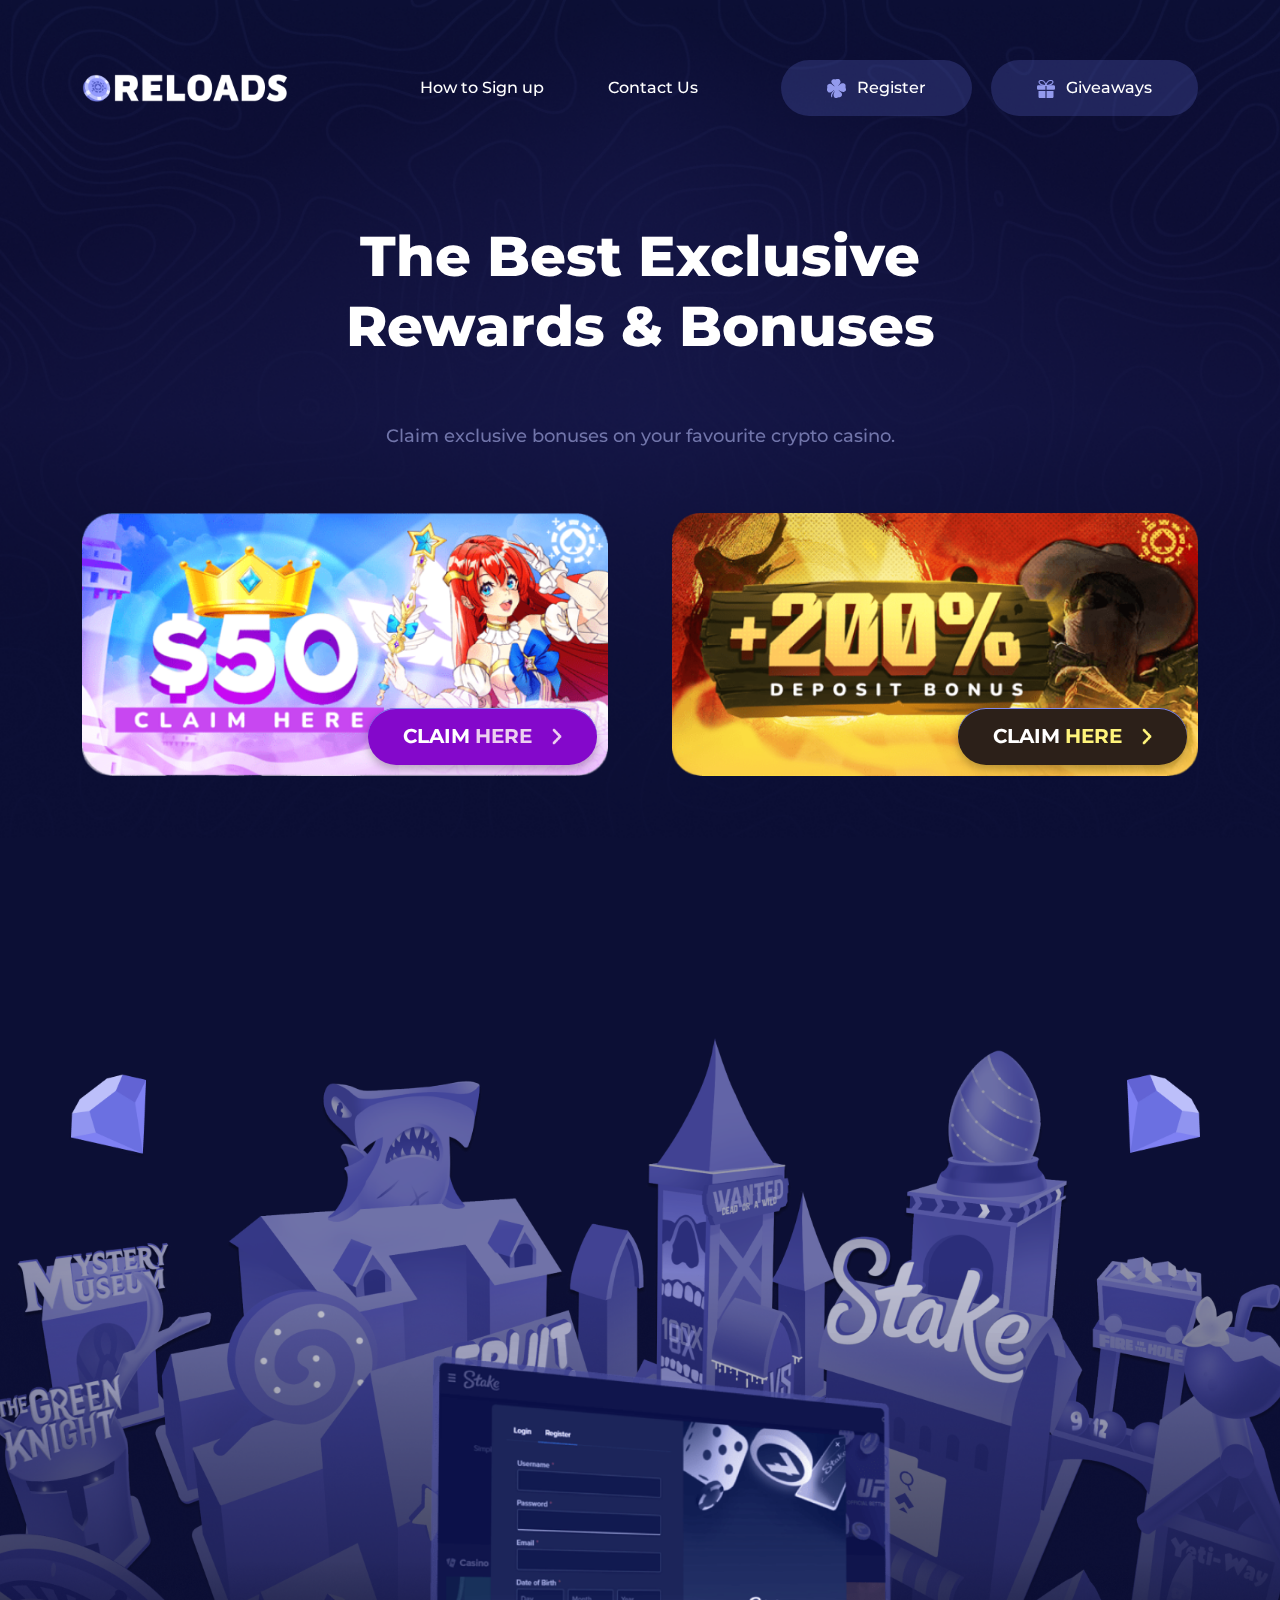
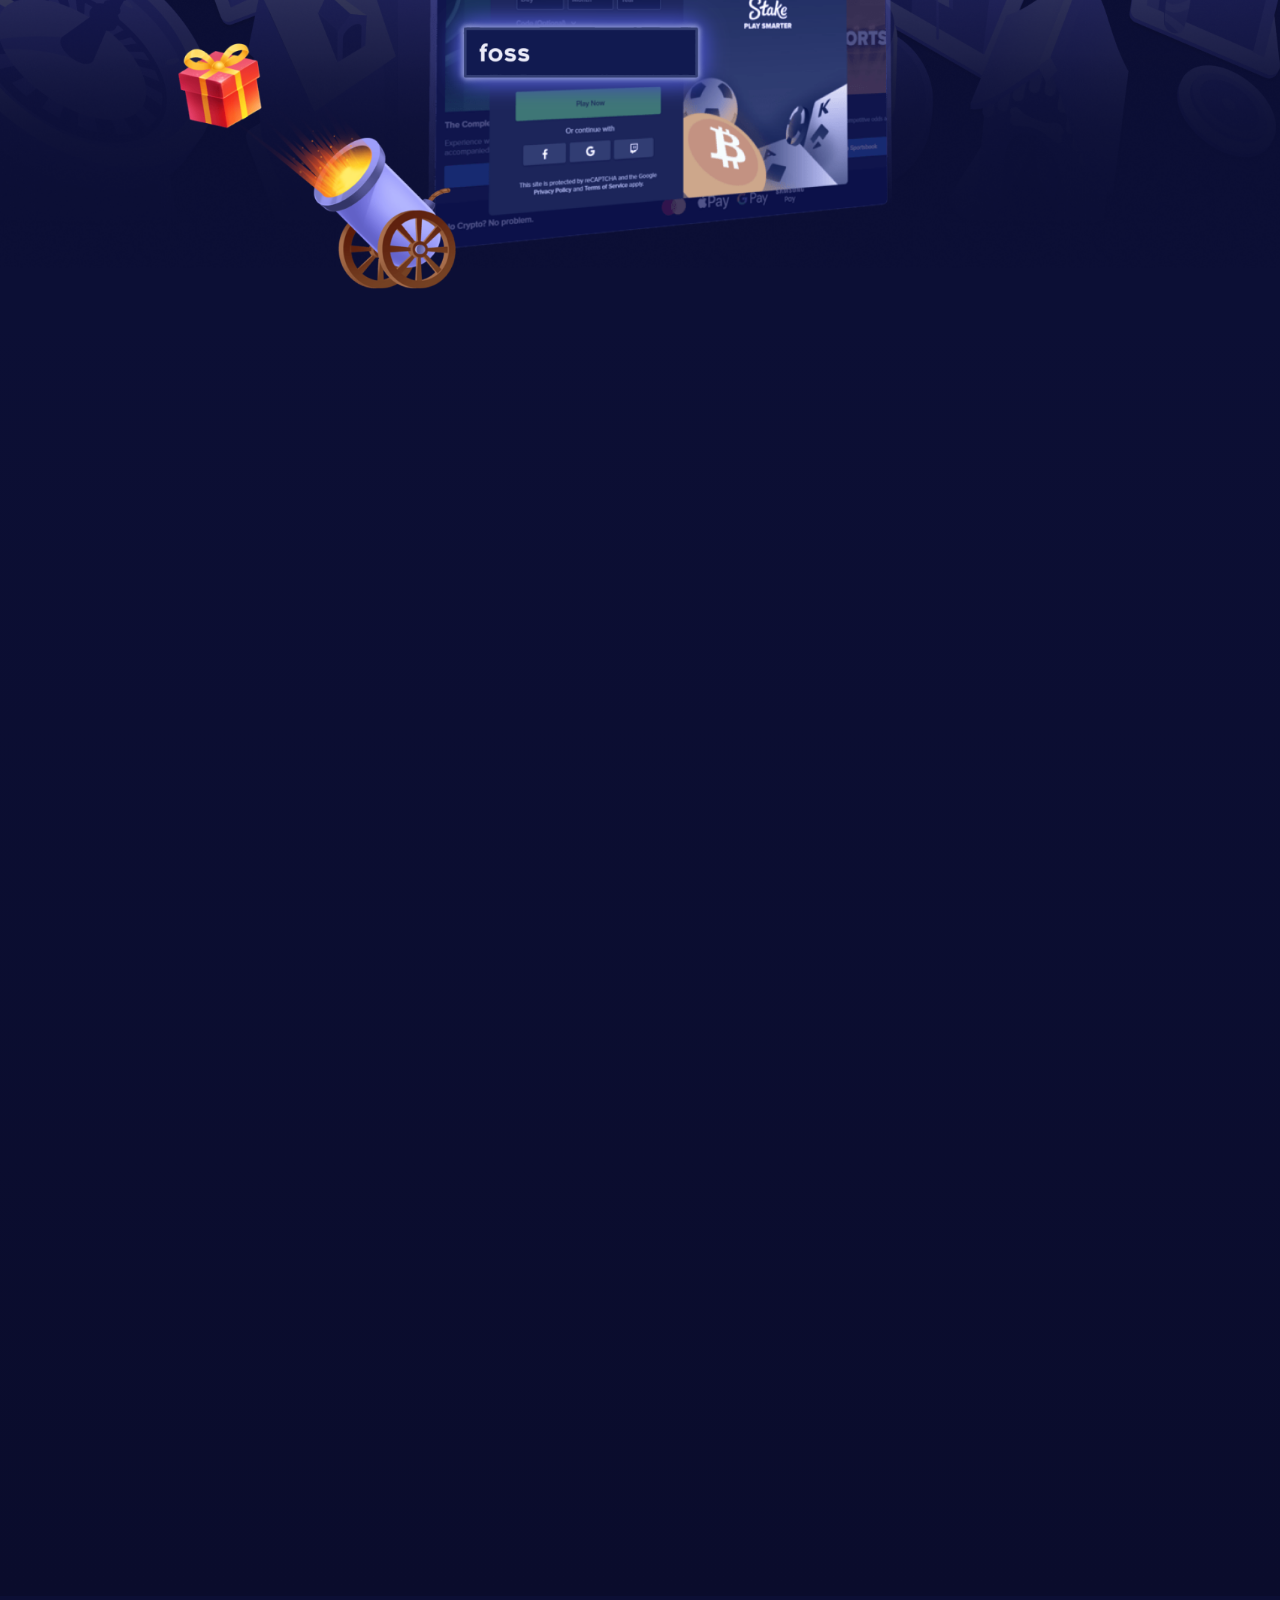
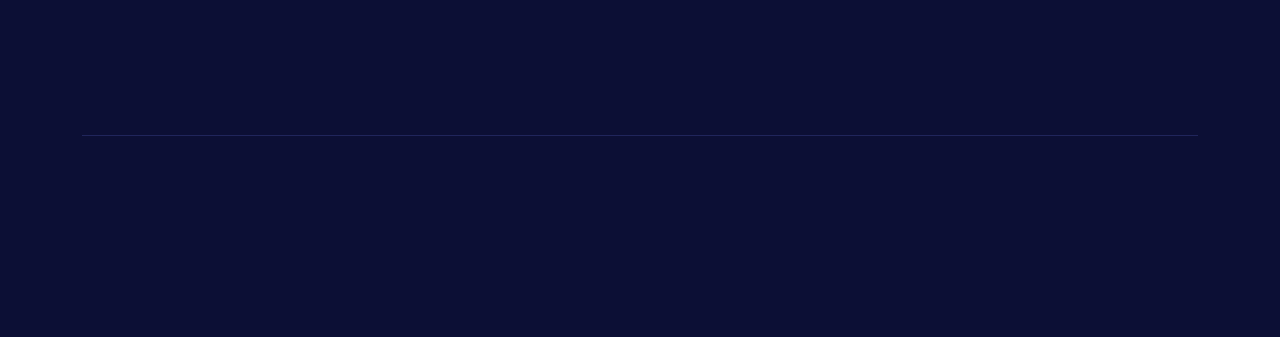
<file: index.html>
<!doctype html>
<html class="no-js" lang="es">

<head>
	<meta charset="utf-8">
	<meta http-equiv="x-ua-compatible" content="ie=edge">
	<title>Reloads HTML</title>
	<meta name="description" content="">
	<meta name="viewport" content="width=device-width, initial-scale=1, shrink-to-fit=no">
	<link href="assets/images/logo/favicon.png" rel="shortcut icon" type="image/x-icon">

	<!--stylesheet-->
	<!--bootstrap css-->
	<link rel="stylesheet" href="assets/css/bootstrap.min.css">
	<!--fontawesome css-->
	<link rel="stylesheet" href="https://cdnjs.cloudflare.com/ajax/libs/font-awesome/4.7.0/css/font-awesome.min.css">
	<!--jquery css-->
	<script src="assets/css/jquery-ui.min.css"></script>
	<!--carousel css-->
	<link rel="stylesheet" href="assets/css/owl.carousel.min.css">
	<link rel="stylesheet" href="assets/css/owl.theme.default.min.css">
	<!-- Aos Css  -->
	<link href="https://unpkg.com/aos@2.3.1/dist/aos.css" rel="stylesheet">
	<!-- Gogole Font  -->
	<link
		href="https://fonts.googleapis.com/css2?family=Montserrat:ital,wght@0,300;0,400;0,500;0,600;0,700;0,800;0,900;1,400;1,500;1,600;1,700;1,800;1,900&display=swap"
		rel="stylesheet">

	<!--style css-->
	<link rel="stylesheet" href="assets/css/style.css">
	<link rel="stylesheet" href="assets/css/responsive.css">

</head>

<body id="page-top">
	<!--==========================================
				Start Header area
	===========================================-->
	<header class="header_area">
		<div class="container">
			<div class="row" data-aos="fade-down">
				<div class="col-lg-3">
					<div class="logo">
						<a href="index.html"><img src="assets/images/logo/logo.png" alt="Logo"></a>
						<div class="m_icon">
							<a href="#" class="nav-icon"><i class="fa fa-bars"></i></a>
						</div>
					</div>
				</div>
				<div class="col-lg-9">
					<div class="mobile_menu canvas-menu">
						<a href="#" class="nav-icon"><span aria-hidden="true">×</span></a>
						<div class="memu">
							<ul>
								<li><a href="register.html">How to Sign up</a></li>
								<li><a href="contact.html">Contact Us</a></li>
								<li><a href="#"><span><img src="assets/images/icon/regester-icon.svg" alt="icon">
											Register</span></a></li>
								<li><a href="#"><span><img src="assets/images/icon/gift-icon.svg" alt="icon">
											Giveaways</span></a></li>
							</ul>
						</div>
					</div>

				</div>
			</div>
		</div>
	</header>
	<!--==========================================
				End Header area
	===========================================-->

	<!-- Hero Content  -->
	<section class="hero_section">
		<div class="container">
			<div class="row">
				<div class="col-12">
					<div class="title" data-aos="fade-up">
						<h1>The Best Exclusive Rewards & Bonuses</h1>
						<p>Claim exclusive bonuses on your favourite crypto casino.</p>
					</div>
				</div>
			</div>
			<div class="row image_row">
				<!-- Single Item  -->
				<div class="col-md-6">
					<div class="single_items" data-aos="fade-right">
						<div class="single_bg_image">
							<img src="assets/images/banner/claim-here.png" alt="Image">
						</div>
						<div class="single_bg_content">
							<div class="btn_s">
								<a href="#">CLAIM <span> HERE <img src="assets/images/icon/Vector-1.png"
											alt="icon"></span></a>
							</div>
						</div>
					</div>
				</div>
				<!-- Single Item  -->
				<!-- Single Item  -->
				<div class="col-md-6">
					<div class="single_items" data-aos="fade-left">
						<div class="single_bg_image">
							<img src="assets/images/banner/deposit-bonus.png" alt="Image">
						</div>
						<div class="single_bg_content">
							<div class="btn_s btn_s_2">
								<a href="#">CLAIM <span> HERE <img src="assets/images/icon/Vector-2.png"
											alt="icon"></span></a>
							</div>
						</div>
					</div>
				</div>
				<!-- Single Item  -->
			</div>
		</div>
	</section>
	<!-- Hero Content  -->

	<!-- registerhover Section  -->
	<section class="registerhover_section">
		<div class="container">
			<div class="row">
				<div class="col-md-12">
					<div class="single_items" data-aos="fade-up">
						<div class="single_bg_image ">
							<img src="assets/images/banner/rakeback.png" alt="Image">
						</div>
						<div class="single_bg_content single_bg_content_2">
							<div class="btn_s btn_s_3 ">
								<a href="#">CLAIM <span> HERE <img src="assets/images/icon/Vector-3.png"
											alt="icon"></span></a>
							</div>
						</div>
					</div>
				</div>
			</div>
			<div class="row">
				<div class="col-12">
					<div class="register_content" data-aos="fade-up">
						<h3>Register Today <br>Instantly</h3>
						<p>Sign Up using code “foss”, choose a bonus, complete the steps and enjoy your bonus!</p>
					</div>
				</div>
			</div>
		</div>
	</section>
	<!-- registerhover Section  -->

	<!-- Exclusive Bonuses -->
	<section class="exclusive">
		<div class="container">
			<div class="row">
				<div class="col-12">
					<div class="title_2 text-center" data-aos="fade-up">
						<img src="assets/images/icon/stake.png" alt="Logo">
						<h1>Exclusive Bonuses</h1>
						<p>Choose the bonus you would like to claim, complete the steps and enjoy your bonus!</p>
					</div>
				</div>
			</div>
			<div class="row">
				<div class="col-lg-4">
					<div class="single_items_priceing" data-aos="fade-right">
						<div class="p_image">
							<img src="assets/images/banner/diamond-min1.png" alt="Image">
						</div>
						<div class="p_content">
							<strong>200% </strong>
							<h5>Deposit Bonus</h5>
							<p>Complete the steps to receive your reward.</p>
						</div>
						<div class="bonus_btn">
							<a href="#">
								<div class="b_conent">
									<p>Claim Bonus</p>
								</div>
								<div class="b_icon">
									<img src="assets/images/icon/Arrow.png" alt="Arrow">
								</div>
							</a>
						</div>
						<div class="price_description">
							<ul>
								<li> Sign up under promo code “foss”.</li>
								<li> Deposit $200-$1,000.</li>
								<li> Contac t us on <img src="assets/images/icon/twitter.png" alt="Arrow"> Twitter.</li>
								<li> Ensure you are a legitimate account, Multi/Alt accounts are not eligible.</li>
								<li> Receive 200% bonus. <img src="assets/images/icon/Vector_what.png" alt="Arrow"></li>
							</ul>
						</div>
					</div>
				</div>
				<!-- Single item  -->

				<!-- Single item  -->
				<div class="col-lg-4">
					<div class="single_items_priceing" data-aos="fade-up">
						<div class="p_image">
							<img src="assets/images/banner/Jetons-min1.png" alt="Image">
						</div>
						<div class="p_content ">
							<strong style="color: #FED876;">$50</strong>
							<h5>Free Bonus</h5>
							<p>Complete the steps to receive your reward.</p>
						</div>
						<div class="bonus_btn">
							<a href="#">
								<div class="b_conent">
									<p>Claim Bonus</p>
								</div>
								<div class="b_icon">
									<img src="assets/images/icon/Arrow.png" alt="Arrow">
								</div>
							</a>
						</div>
						<div class="price_description">
							<ul>
								<li> Sign up under promo code “foss”.</li>
								<li> Deposit $50 & wager at least $50.</li>
								<li> Contac t us on <img src="assets/images/icon/twitter.png" alt="Arrow"> Twitter.</li>
								<li> Receive VIP Reload for Free.<img src="assets/images/icon/Vector_what.png"
										alt="Arrow"></li>
								<li> 0 requirements or conditions. Multi/Alt accounts will be voided.</li>
							</ul>
						</div>
					</div>
				</div>
				<!-- Single item  -->
				<div class="col-lg-4">
					<div class="single_items_priceing stake-card2" data-aos="fade-left">
						<div class="p_image">
							<img src="assets/images/banner/trèfles-min1.png" alt="Image">
						</div>
						<div class="p_content">
							<strong style="color: #B1DD32;">RAKEBACK</strong>
							<h5>Enable</h5>
							<p>Complete the steps to receive your reward.</p>
						</div>
						<div class="bonus_btn">

							<a href="#">
								<div class="b_conent">
									<p>Claim Bonus</p>
								</div>
								<div class="b_icon">
									<img src="assets/images/icon/Arrow.png" alt="Arrow">
								</div>
							</a>
						</div>
						<div class="price_description">
							<ul>
								<li> Sign up under promo code “foss”.</li>
								<li> As a supporter of mine, I welcome you to instant 10% rakeback which is only
									available for Bronze Tier VIP’s on Stake requiring $10,000 wagered but with my
									welcome offer you get it for free, instantly!</li>
								<li> Simply contact support and tell them you have signed up with “foss” or “reloadsgg”
									and they will activate your instant 10% rakeback bonus. Enjoy!</li>


							</ul>
						</div>
					</div>
				</div>
			</div>
		</div>
	</section>
	<!-- Exclusive Bonuses -->

	<!-- Footer  -->
	<footer class="footer_area">
		<div class="container">
			<div class="row">
				<div class="col-12">
					<div class="footer_top_items footer_top_items_overlay" data-aos="fade-right">
						<div class="f_single_items_img">
							<div class="img_ts">
								<img src="assets/images/logo/logo_white 2.png" alt="logo">
							</div>
							<p class="mobile_none">© 2020 Reloads. All rights reserved</p>
						</div>
						<div class="f_single_items">
							<h6>Need help?</h6>
							<ul>
								<li><a target="_blank" href="#"><img src="assets/images/icon/twitter-1.png"
											alt="Icon"></a></li>
								<li><a target="_blank" href="#"><img src="assets/images/icon/discord.png"
											alt="Icon"></a></li>
							</ul>
						</div>
					</div>
				</div>
			</div>
			<div class="border_top">
			</div>
			<div class="row row_overfooter" data-aos="fade-left">
				<div class="col-md-9">
					<div class="over_footer">
						<h4>Disclaimer</h4>
						<p>ReloadsGG is not responsible for misunderstood or incorrect bonuses or promotions. We highly
							recommend reading and understanding the conditions of the bonus before using it. If you need
							any help understanding a bonus or welcome offer, please contact us on <img
								src="assets/images/icon/twitter.png" alt="Arrow"> Twitter.</p>
					</div>
				</div>
				<div class="col-md-3">
					<div class="company_logo">
						<a href="#"><img src="assets/images/icon/begambleaware_dark 1.png" alt="Icon"></a>
					</div>
				</div>
			</div>
			<div class="row mobile_block">
				<div class="col-12">
					<div class="copy_f">
						<p>© 2020 Reloads. All rights reserved</p>
					</div>
				</div>
			</div>
		</div>
	</footer>

	<!-- Footer  -->

	<!--jquery js-->
	<script src="assets/js/jquery.js"></script>
	<!--jquery ui js-->
	<script src="assets/js/jquery-ui.min.js"></script>
	<!--bootstrap js-->
	<script src="assets/js/bootstrap.bundle.min.js"></script>
	<!--carousel js-->
	<script src="assets/js/owl.carousel.min.js"></script>
	<!-- isotope -->
	<script src="https://unpkg.com/aos@2.3.1/dist/aos.js"></script>
	<!--custom js-->
	<script src="assets/js/custom.js"></script>
	<script>
		AOS.init({
			// offset: 200,
			duration: 1000,
			delay: 60,
			once: true
		});
	</script>
</body>

</html>
</file>
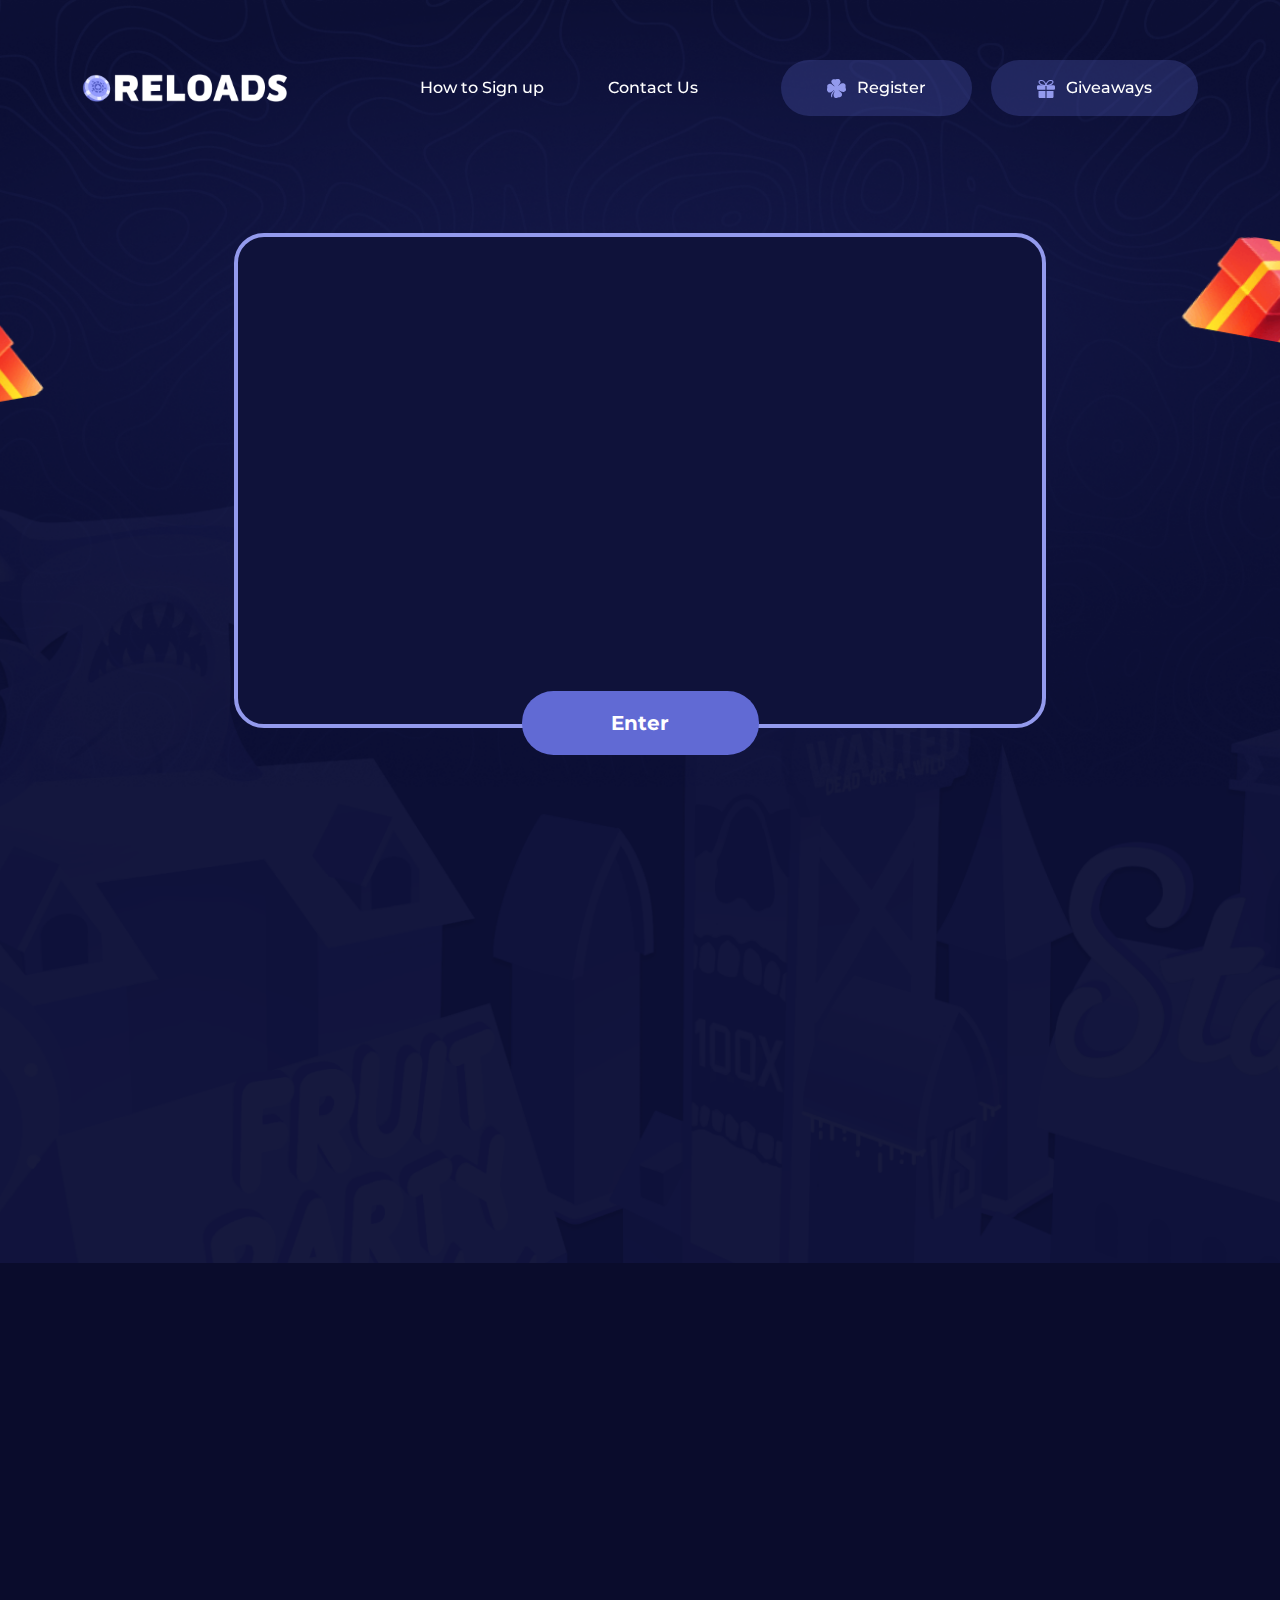
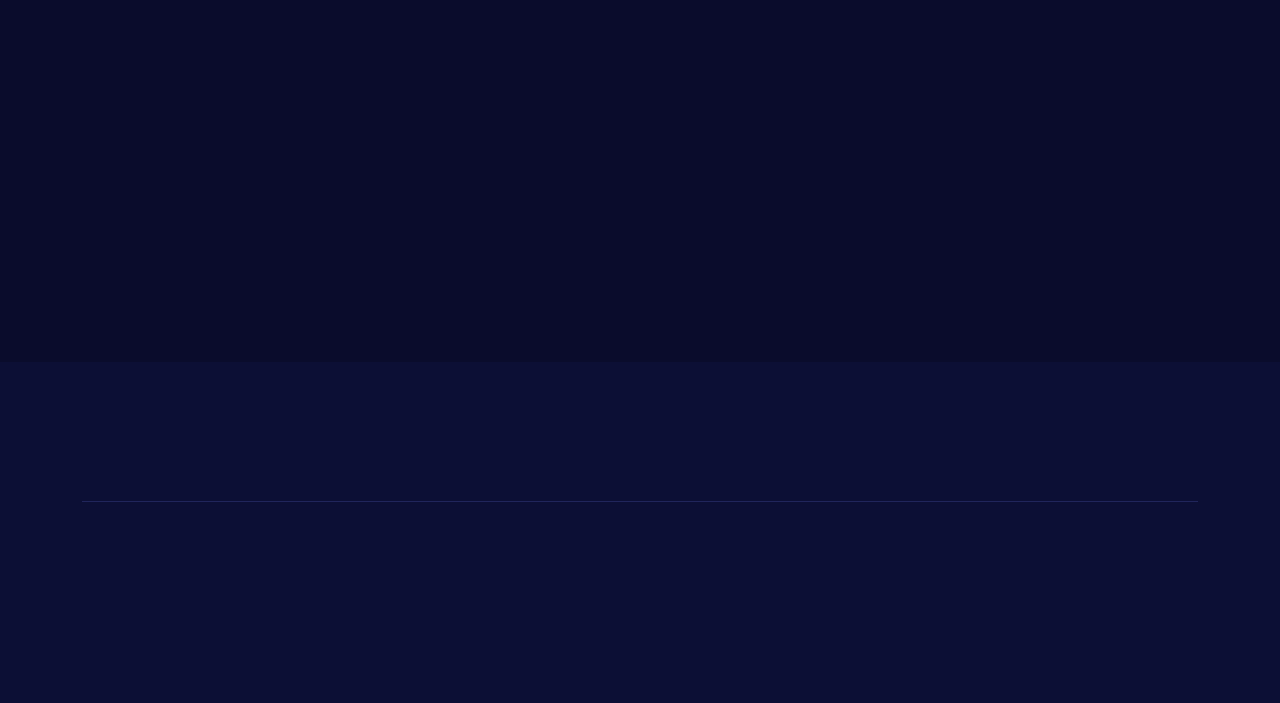
<file: contact.html>
<!doctype html>
<html class="no-js" lang="es">
<head>
	<meta charset="utf-8">
	<meta http-equiv="x-ua-compatible" content="ie=edge">
	<title>Reloads Contact</title>
	<meta name="description" content="">
	<meta name="viewport" content="width=device-width, initial-scale=1, shrink-to-fit=no">
	<link href="assets/images/logo/favicon.png" rel="shortcut icon" type="image/x-icon">

	<!--stylesheet-->
	<!--bootstrap css-->
	<link rel="stylesheet" href="assets/css/bootstrap.min.css">
	<!--fontawesome css-->
	<link rel="stylesheet" href="https://cdnjs.cloudflare.com/ajax/libs/font-awesome/4.7.0/css/font-awesome.min.css">
	<!--jquery css-->
	<script src="assets/css/jquery-ui.min.css"></script>
	<!--carousel css-->
	<link rel="stylesheet" href="assets/css/owl.carousel.min.css">
	<link rel="stylesheet" href="assets/css/owl.theme.default.min.css">
	<!-- Aos Css  -->
	<link href="https://unpkg.com/aos@2.3.1/dist/aos.css" rel="stylesheet">
	<!-- Gogole Font  -->
	<link href="https://fonts.googleapis.com/css2?family=Montserrat:ital,wght@0,300;0,400;0,500;0,600;0,700;0,800;0,900;1,400;1,500;1,600;1,700;1,800;1,900&display=swap"
		rel="stylesheet">

	<!--style css-->
	<link rel="stylesheet" href="assets/css/style.css">
	<link rel="stylesheet" href="assets/css/responsive.css">

</head>


<body id="page-top">
	<!--==========================================
				Start Header area
	===========================================-->
	<header class="header_area">
		<div class="container">
			<div class="row" data-aos="fade-down">
				<div class="col-lg-3">
					<div class="logo">
						<a href="index.html"><img src="assets/images/logo/logo.png" alt="Logo"></a>
						<div class="m_icon">
							<a href="#" class="nav-icon"><i class="fa fa-bars"></i></a>
						</div>
					</div>
				</div>
				<div class="col-lg-9">
					<div class="mobile_menu canvas-menu">
						<a href="#" class="nav-icon"><span aria-hidden="true">×</span></a>
						<div class="memu">
							<ul>
								<li><a href="register.html">How to Sign up</a></li>
								<li><a href="contact.html">Contact Us</a></li>
								<li><a href="#"><span><img src="assets/images/icon/regester-icon.svg" alt="icon"> Register</span></a></li>
								<li><a href="#"><span><img src="assets/images/icon/gift-icon.svg" alt="icon"> Giveaways</span></a></li>
							</ul>
						</div>
					</div> 
					
				</div>
			</div>
		</div>
	</header>
	<!--==========================================
				End Header area
	===========================================-->

	<!-- Hero Content  -->
	<section class="hero_section_3 ">
		<div class="container">
			<div class="row">
				<div class="col-12">
					<div class="contact_f_box" data-aos="fade-up">
						<div class="box_1">
							
						</div>
						<div class="box_btn">
							<button type="button">Enter</button>
						</div>
					</div>
				</div>
			</div>
			<div class="row row_slider">
				<div class="col-12">
					<div class="contac_box_slider owl-carousel owl-theme" data-aos="fade-up">
						<!-- Single item  -->
						<div class="contact_f_box_2">
							<div class="box_2">
								
							</div>
							<div class="box_btn_2">
								<button type="button">Enter</button>
							</div>
						</div>
						<!-- Single item  -->
						<!-- Single item  -->
						<div class="contact_f_box_2">
							<div class="box_2">
								
							</div>
							<div class="box_btn_2">
								<button type="button">Enter</button>
							</div>
						</div>
						<!-- Single item  -->
						<!-- Single item  -->
						<div class="contact_f_box_2">
							<div class="box_2">
								
							</div>
							<div class="box_btn_2">
								<button type="button">Enter</button>
							</div>
						</div>
						<!-- Single item  -->
						<!-- Single item  -->
						<div class="contact_f_box_2">
							<div class="box_2">
								
							</div>
							<div class="box_btn_2">
								<button type="button">Enter</button>
							</div>
						</div>
						<!-- Single item  -->
						<!-- Single item  -->
						<div class="contact_f_box_2">
							<div class="box_2">
								
							</div>
							<div class="box_btn_2">
								<button type="button">Enter</button>
							</div>
						</div>
						<!-- Single item  -->
						<!-- Single item  -->
						<div class="contact_f_box_2">
							<div class="box_2">
								
							</div>
							<div class="box_btn_2">
								<button type="button">Enter</button>
							</div>
						</div>
						<!-- Single item  -->
						<!-- Single item  -->
						<div class="contact_f_box_2">
							<div class="box_2">
								
							</div>
							<div class="box_btn_2">
								<button type="button">Enter</button>
							</div>
						</div>
						<!-- Single item  -->
					</div>
				</div>
			</div>
		</div>
	</section>
	<!-- Hero Content  -->


	<!-- Minimum Deposit -->
	<section class="minimum_deposit_section">
		<div class="container">
			<div class="row">
				<div class="col-lg-10">
					<div class="mimum_items_area">

						<!-- Single Item  -->
						<div class="minum_single_items" data-aos="fade-up">
							<div class="c_image">
								<img src="assets/images/icon/c_icon_1.png" alt="c_icon_1">
							</div>
							<div class="c_price">
								<strong>200%</strong>
								<p>Deposit Bonus</p>
							</div>
							<div class="c_budget">
								<h4>Minimum Deposit</h4>
								<p>$200-$1,000.</p>
							</div>
							<div class="claim_btn">
								<a href="#">CLAIM</a>
							</div>
						</div>
						<!-- Single Item  -->
						<!-- Single Item  -->
						<div class="minum_single_items" data-aos="fade-up">
							<div class="c_image">
								<img src="assets/images/icon/c_icon_2.png" alt="c_icon_1">
							</div>
							<div class="c_price">
								<strong style="color: #FED876;">$50</strong>
								<p>Free Bonus</p>
							</div>
							<div class="c_budget">
								<h4>Deposit $50</h4>
								<p>wadger at least $50</p>
							</div>
							<div class="claim_btn">
								<a href="#">CLAIM</a>
							</div>

						</div>
						<!-- Single Item  -->
						<!-- Single Item  -->
						<div class="minum_single_items" data-aos="fade-up">
							<div class="c_image">
								<img src="assets/images/icon/c_icon_3.png" alt="c_icon_1">
							</div>
							<div class="c_price">
								<strong style="color: #B1DD32;">RAKEBACK</strong>
								<p>Enable</p>
							</div>
							<div class="c_budget">
								<h4>10% Rakeback</h4>
								<p>Instant</p>
							</div>
							<div class="claim_btn">
								<a href="#">CLAIM</a>
							</div>
						</div>
						<!-- Single Item  -->

					</div>
				</div>
				<div class="col-lg-2">
					<div class="c_logo_st" data-aos="fade-up">
						<a href="#"><img src="assets/images/icon/stake.png" alt="Icon"></a>
					</div>
				</div>
			</div>
		</div>
	</section>
	<!-- Minimum Deposit -->



	<!-- Footer  -->
	<footer class="footer_area">
		<div class="container">
			<div class="row">
				<div class="col-12">
					<div class="footer_top_items footer_top_items_overlay" data-aos="fade-right">
						<div class="f_single_items_img">
							<div class="img_ts">
								<img src="assets/images/logo/logo_white 2.png" alt="logo">
							</div>
							<p class="mobile_none">© 2020 Reloads. All rights reserved</p>
						</div>
						<div class="f_single_items">
							<h6>Need help?</h6>
							<ul>
								<li><a target="_blank" href="#"><img src="assets/images/icon/twitter-1.png" alt="Icon"></a></li>
								<li><a target="_blank" href="#"><img src="assets/images/icon/discord.png" alt="Icon"></a></li>
							</ul>
						</div>
					</div>
				</div>
			</div>
			<div class="border_top">
			</div>
			<div class="row row_overfooter" data-aos="fade-left">
				<div class="col-md-9">
					<div class="over_footer">
						<h4>Disclaimer</h4>
						<p>ReloadsGG is not responsible for misunderstood or incorrect bonuses or promotions. We highly recommend reading and understanding the conditions of the bonus before using it. If you need any help understanding a bonus or welcome offer, please contact us on <img src="assets/images/icon/twitter.png" alt="Arrow"> Twitter.</p>
					</div>
				</div>
				<div class="col-md-3">
					<div class="company_logo">
						<a href="#"><img src="assets/images/icon/begambleaware_dark 1.png" alt="Icon"></a>
					</div>
				</div>
			</div>
			<div class="row mobile_block">
				<div class="col-12">
					<div class="copy_f">
						<p>© 2020 Reloads. All rights reserved</p>
					</div>
				</div>
			</div>
		</div>
	</footer>

	<!-- Footer  -->

	<!--jquery js-->
	<script src="assets/js/jquery.js"></script>
	<!--jquery ui js-->
	<script src="assets/js/jquery-ui.min.js"></script>
	<!--bootstrap js-->
	<script src="assets/js/bootstrap.bundle.min.js"></script>
	<!--carousel js-->
	<script src="assets/js/owl.carousel.min.js"></script>
	<!-- isotope -->
	<script src="https://unpkg.com/aos@2.3.1/dist/aos.js"></script>
	<!--custom js-->
	<script src="assets/js/custom.js"></script>
	 <script>
    	AOS.init({
          // offset: 200,
          duration: 1000,
          delay: 60,
          once: true
        });
	  </script>
</body>
</html>
</file>
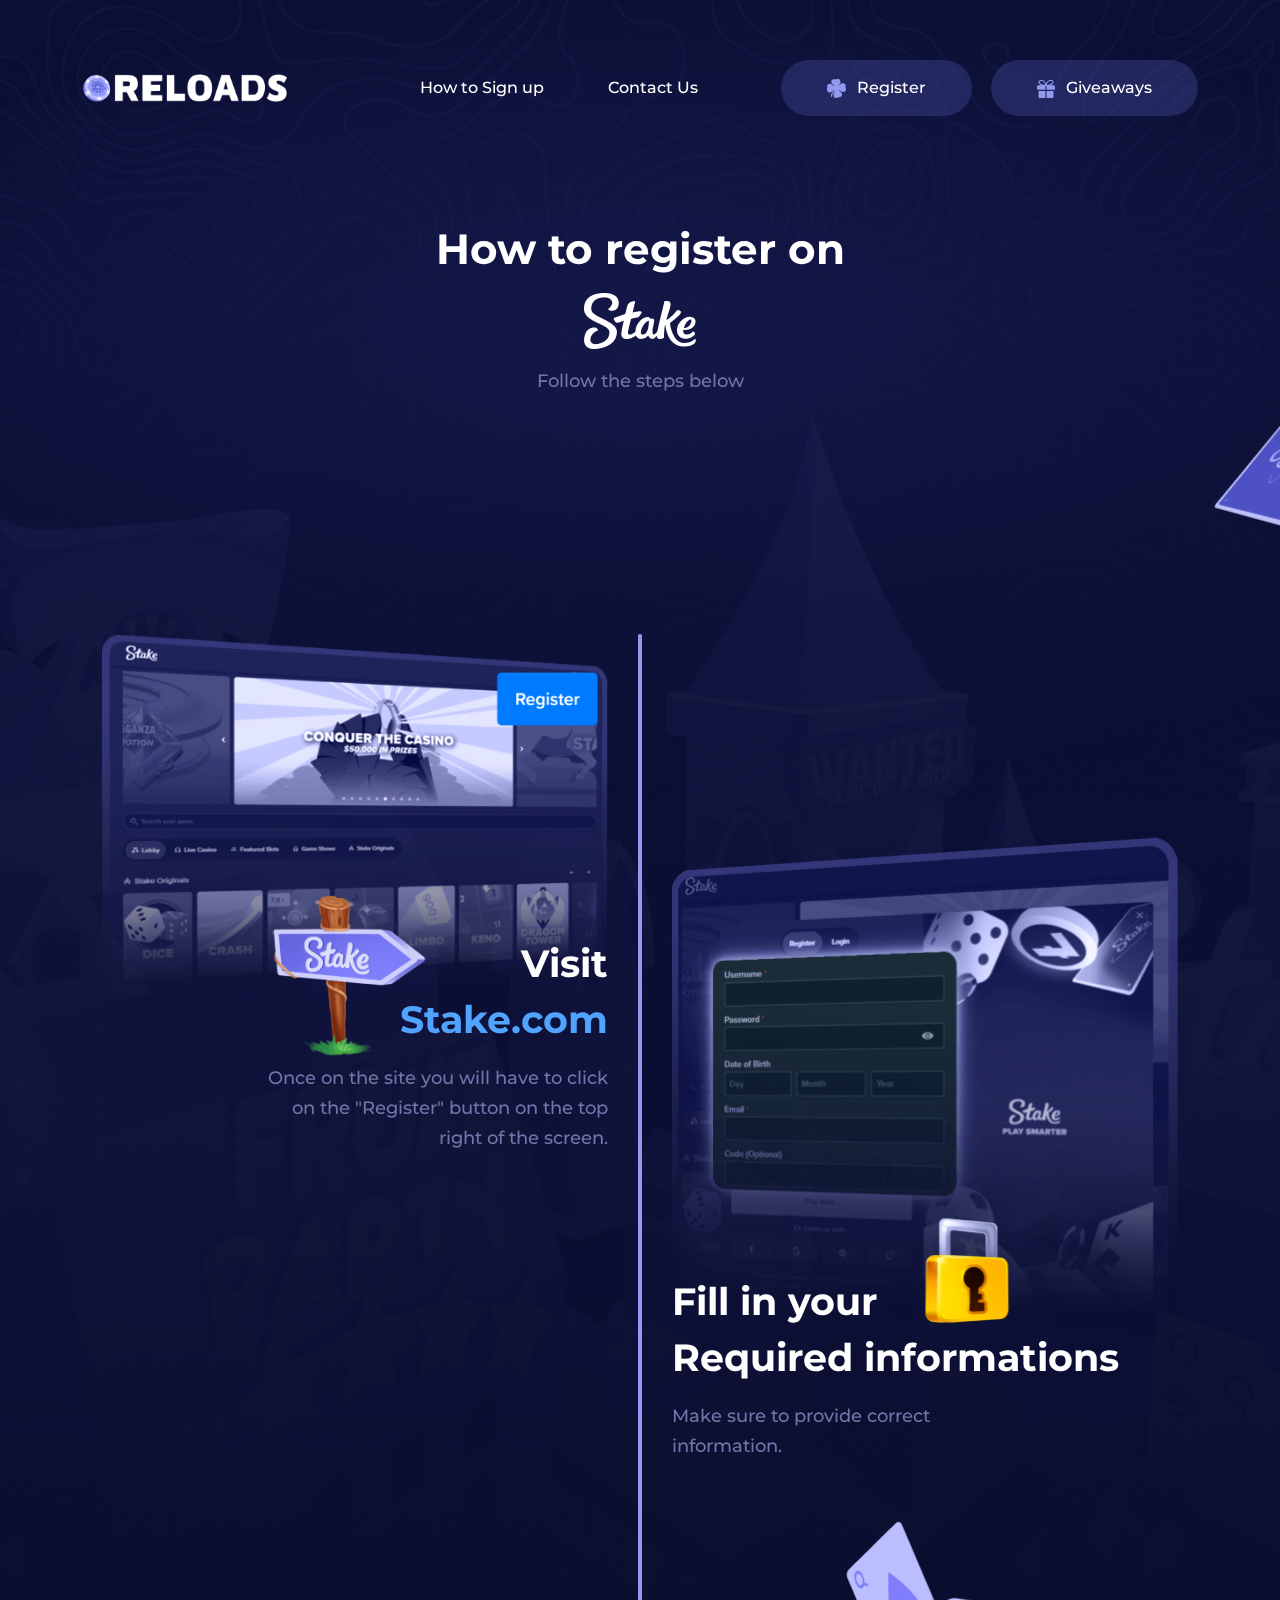
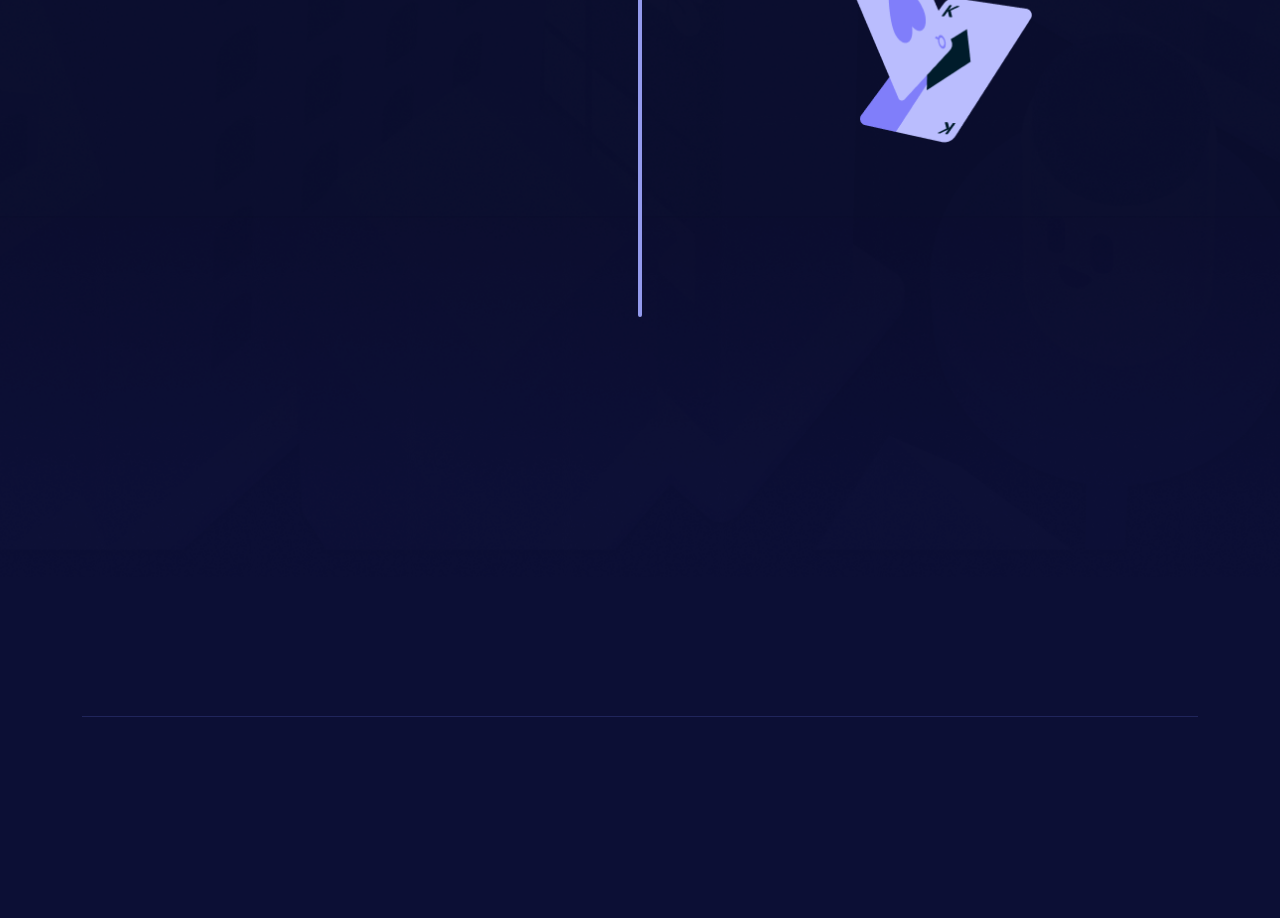
<file: register.html>
<!doctype html>
<html class="no-js" lang="es">
<head>
	<meta charset="utf-8">
	<meta http-equiv="x-ua-compatible" content="ie=edge">
	<title>Reloads How to Sign up</title>
	<meta name="description" content="">
	<meta name="viewport" content="width=device-width, initial-scale=1, shrink-to-fit=no">
	<link href="assets/images/logo/favicon.png" rel="shortcut icon" type="image/x-icon">

	<!--stylesheet-->
	<!--bootstrap css-->
	<link rel="stylesheet" href="assets/css/bootstrap.min.css">
	<!--fontawesome css-->
	<link rel="stylesheet" href="https://cdnjs.cloudflare.com/ajax/libs/font-awesome/4.7.0/css/font-awesome.min.css">
	<!--jquery css-->
	<script src="assets/css/jquery-ui.min.css"></script>
	<!--carousel css-->
	<link rel="stylesheet" href="assets/css/owl.carousel.min.css">
	<link rel="stylesheet" href="assets/css/owl.theme.default.min.css">
	<!-- Aos Css  -->
	<link href="https://unpkg.com/aos@2.3.1/dist/aos.css" rel="stylesheet">
	<!-- Gogole Font  -->
	<link href="https://fonts.googleapis.com/css2?family=Montserrat:ital,wght@0,300;0,400;0,500;0,600;0,700;0,800;0,900;1,400;1,500;1,600;1,700;1,800;1,900&display=swap"
		rel="stylesheet">

	<!--style css-->
	<link rel="stylesheet" href="assets/css/style.css">
	<link rel="stylesheet" href="assets/css/responsive.css">

</head>

<body id="page-top">
	<!--==========================================
				Start Header area
	===========================================-->
	<header class="header_area">
		<div class="container">
			<div class="row" data-aos="fade-down">
				<div class="col-lg-3">
					<div class="logo">
						<a href="index.html"><img src="assets/images/logo/logo.png" alt="Logo"></a>
						<div class="m_icon">
							<a href="#" class="nav-icon"><i class="fa fa-bars"></i></a>
						</div>
					</div>
				</div>
				<div class="col-lg-9">
					<div class="mobile_menu canvas-menu">
						<a href="#" class="nav-icon"><span aria-hidden="true">×</span></a>
						<div class="memu">
							<ul>
								<li><a href="register.html">How to Sign up</a></li>
								<li><a href="contact.html">Contact Us</a></li>
								<li><a href="#"><span><img src="assets/images/icon/regester-icon.svg" alt="icon"> Register</span></a></li>
								<li><a href="#"><span><img src="assets/images/icon/gift-icon.svg" alt="icon"> Giveaways</span></a></li>
							</ul>
						</div>
					</div> 
					
				</div>
			</div>
		</div>
	</header>
	<!--==========================================
				End Header area
	===========================================-->

	<!-- Hero Content  -->
	<section class="hero_section_2 ">
		<div class="container">
			<div class="row">
				<div class="col-12">
					<div class="title_2 text-center" data-aos="fade-up">
						<h1>How to register on </h1>
						<img src="assets/images/icon/stake.png" alt="Logo">
						<p>Follow the steps below</p>
					</div>
				</div>
			</div>
			<div class="row row_items_resgester">
				<!-- Single Item  -->
				<div class="col-md-6">
					<div class="single_regester_items rg_item_1" data-aos="fade-right">
						<div class="regester_image">
							<img src="assets/images/banner/Visit-Stake.png" alt="Image">
						</div>
						<div class="register_info register_info_right rg_item_content">
							<h1>Visit <br> <a href="#">Stake.com</a></h1>
							<p>Once on the site you will have to click on the "Register" button on the top right of the screen.</p>
						</div>
					</div>
				</div>
				<!-- Single Item  -->

				<!-- Single Item  -->
				<div class="col-md-6">
					<div class="single_regester_items rg_item_2" data-aos="fade-left">
						<div class="regester_image">
							<img src="assets/images/banner/items-2.png" alt="Image">
						</div>
						<div class="register_info rg_item_content_2">
							<h1>Fill in your <br> Required informations</h1>
							<p>Make sure to provide correct information.</p>
						</div>
					</div>
				</div>
				<!-- Single Item  -->

				<!-- Single Item  -->
				<div class="col-md-6">
					<div class="single_regester_items" data-aos="fade-right">
						<div class="regester_image rg_item_image_3">
							<img src="assets/images/banner/items-3.png" alt="Image">
						</div>
						<div class="register_info register_info_right">
							<h1>Enter the code <br>“<a href="">Foss</a>”</h1>			
							<p>Sign Up using code “foss”, choose a bonus, complete the steps and enjoy your bonus!</p>
						</div>

					</div>
				</div>
				<!-- Single Item  -->

			</div>
			<div class="row">
				<div class="col-12">
					<div class="pay_now_button text-center" data-aos="fade-up">
						<a href="#">Play Now</a>
					</div>
				</div>
			</div>
		</div>
	</section>
	<!-- Hero Content  -->

	<!-- Footer  -->
	<footer class="footer_area">
		<div class="container">
			<div class="row">
				<div class="col-12">
					<div class="footer_top_items footer_top_items_overlay" data-aos="fade-right">
						<div class="f_single_items_img">
							<div class="img_ts">
								<img src="assets/images/logo/logo_white 2.png" alt="logo">
							</div>
							<p class="mobile_none">© 2020 Reloads. All rights reserved</p>
						</div>
						<div class="f_single_items">
							<h6>Need help?</h6>
							<ul>
								<li><a target="_blank" href="#"><img src="assets/images/icon/twitter-1.png" alt="Icon"></a></li>
								<li><a target="_blank" href="#"><img src="assets/images/icon/discord.png" alt="Icon"></a></li>
							</ul>
						</div>
					</div>
				</div>
			</div>
			<div class="border_top">
			</div>
			<div class="row row_overfooter" data-aos="fade-left">
				<div class="col-md-9">
					<div class="over_footer">
						<h4>Disclaimer</h4>
						<p>ReloadsGG is not responsible for misunderstood or incorrect bonuses or promotions. We highly recommend reading and understanding the conditions of the bonus before using it. If you need any help understanding a bonus or welcome offer, please contact us on <img src="assets/images/icon/twitter.png" alt="Arrow"> Twitter.</p>
					</div>
				</div>
				<div class="col-md-3">
					<div class="company_logo">
						<a href="#"><img src="assets/images/icon/begambleaware_dark 1.png" alt="Icon"></a>
					</div>
				</div>
			</div>
			<div class="row mobile_block">
				<div class="col-12">
					<div class="copy_f">
						<p>© 2020 Reloads. All rights reserved</p>
					</div>
				</div>
			</div>
		</div>
	</footer>

	<!-- Footer  -->

	<!--jquery js-->
	<script src="assets/js/jquery.js"></script>
	<!--jquery ui js-->
	<script src="assets/js/jquery-ui.min.js"></script>
	<!--bootstrap js-->
	<script src="assets/js/bootstrap.bundle.min.js"></script>
	<!--carousel js-->
	<script src="assets/js/owl.carousel.min.js"></script>
	<!-- isotope -->
	<script src="https://unpkg.com/aos@2.3.1/dist/aos.js"></script>
	<!--custom js-->
	<script src="assets/js/custom.js"></script>
	 <script>
    	AOS.init({
          // offset: 200,
          duration: 1000,
          delay: 60,
          once: true
        });
	  </script>
</body>
</html>
</file>
<file: assets/css/style.css>
body {
  margin: 0;
  padding: 0;
  top:0 !important;
  font-size: 16px;
  font-weight: 400;
  font-family: 'Montserrat', sans-serif;
  background: #0C0F35;
}

html, body, div, span, applet, object, iframe,
h1, h2, h3, h4, h5, h6, p, blockquote, pre,
a, abbr, acronym, address, big, cite, code,
del, dfn, em, img, ins, kbd, q, s, samp,
small, strike, strong, sub, sup, tt, var,
b, u, i, center,
dl, dt, dd, ol, ul, li,
fieldset, form, label, legend,
table, caption, tbody, tfoot, thead, tr, th, td,
article, aside, canvas, details, embed,
figure, figcaption, footer, header, hgroup,
menu, nav, output, ruby, section, summary,
time, mark, audio, video {
  margin: 0;
  padding: 0;
  border: 0;
  font-size: 100%;
  vertical-align: baseline; }

article, aside, details, figcaption, figure,
footer, header, hgroup, menu, nav, section {
  display: block; }

ol, ul {
  list-style: none; }

blockquote, q {
  quotes: none; }

blockquote:before, blockquote:after,
q:before, q:after {
  content: '';
  content: none; }

table {
  border-collapse: collapse;
  border-spacing: 0; }

h1 {
  margin: 0;
  padding: 0;
  list-style: none; }
h3 {
  margin: 0;
  padding: 0;
  list-style: none; }

h4 {
  margin: 0;
  padding: 0;
  list-style: none; }

h5 {
  margin: 0;
  padding: 0;
  list-style: none; }

h6 {
  margin: 0;
  padding: 0;
  list-style: none; }

p {
  margin: 0;
  padding: 0;
  list-style: none; }

ul {
  margin: 0;
  padding: 0;
  list-style: none; }

li {
  margin: 0;
  padding: 0;
  list-style: none; }

a {
  margin: 0;
  padding: 0;
  list-style: none;
  outline: none !important;
  text-decoration: none !important; 
}
textarea{
  outline: none !important;
}
input {
  outline: none !important; 
}

button {
  outline: none !important; 
}
img{
  max-width: 100%;
  height: auto;
  vertical-align: middle;
}
.sp{
  padding-top: 110px;
  padding-bottom: 110px;
}
.bg_white{
  background-color: white;
}
.pt_0{
  padding-top: 0px;
}
.pb_0{
  padding-bottom: 0px;
}

#page-top {
  overflow-x: hidden !important;
}

/*Header Css */
.header_area {
    position: absolute;
    width: 100%;
    top: 0;
    right: 0;
    left: 0;
    z-index: 1025;
    padding: 60px 0;
}
.header_area .container .row{
  -webkit-box-align: center;
      -ms-flex-align: center;
          align-items: center;
}
.hero_section {
  padding-top: 221px;
  background: url('../images/banner/hero-bg.png') no-repeat scroll 100% 100% / cover;
  background-position: center center;
}
.memu ul {
    display: -webkit-box;
    display: -ms-flexbox;
    display: flex;
    -webkit-box-pack: end;
        -ms-flex-pack: end;
            justify-content: flex-end;
    -webkit-box-align: center;
        -ms-flex-align: center;
            align-items: center;
}
.memu ul li a {
    font-style: normal;
    font-weight: 500;
    font-size: 16px;
    line-height: 20px;
    text-align: right;
    color: #FFFFFF;
    display: inline-block;
    -webkit-transition: 0.4s;
    -o-transition: 0.4s;
    transition: 0.4s;
}
.memu ul li a:hover {
  color: #737599 !important;
}
.memu > ul:nth-child(1) > li:nth-child(1), .memu > ul:nth-child(1) > li:nth-child(2){
      margin-right: 64px;
}
.memu > ul:nth-child(1) > li:nth-child(3), .memu > ul:nth-child(1) > li:nth-child(3) {

}
.memu > ul:nth-child(1) > li:nth-child(3) a, .memu > ul:nth-child(1) > li:nth-child(4) a {
  background: rgba(97, 106, 212, 0.25);
  border-radius: 50px;
  padding: 18px 46px;
  margin-left: 19px;
  top: 0;
  position: relative;
}
.memu > ul:nth-child(1) > li:nth-child(3) a img, .memu > ul:nth-child(1) > li:nth-child(4) a img {
    margin-right: 7px;
}
.memu > ul:nth-child(1) > li:nth-child(3) a:hover, .memu > ul:nth-child(1) > li:nth-child(4) a:hover {
  -webkit-transition: 0.4s;
  -o-transition: 0.4s;
  transition: 0.4s;
  top: -10px;
  background: #0C0F35;
  color: #FFF !important;
}

.title {
    max-width: 590px;
    margin: auto;
    padding-bottom: 62px;
}
.title h1 {
    font-weight: 800;
    font-size: 56px;
    line-height: 70px;
    text-align: center;
    color: #FFFFFF;
    padding-bottom: 60px;
}
.title p {
    font-style: normal;
    font-weight: 500;
    font-size: 18px;
    line-height: 30px;
    text-align: center;
    color: #7175AA;
}

#page-top > section > div > div.row.image_row > div:nth-child(1) > div.single_items{
     margin-right: 20px;
}
#page-top > section > div > div.row.image_row > div:nth-child(2) > div.single_items{
  margin-left: 20px;
}
.single_bg_image img {
    width: 100%;
}
.single_items {
    margin-bottom: 62px;
    position: relative;
}
.btn_s a {
    font-style: normal;
    font-weight: 700;
    font-size: 20px;
    line-height: 25px;
    color: #FFFFFF;
    background: #8408CB;
    -webkit-box-shadow: inset 0px 1px 0px #7E87ED;
            box-shadow: inset 0px 1px 0px #7E87ED;
    display: -webkit-inline-box;
    display: -ms-inline-flexbox;
    display: inline-flex;
    padding: 16px 35px;
    border-radius: 28px;
    -webkit-filter: drop-shadow(0px 4px 4px rgba(0, 0, 0, 0.25));
            filter: drop-shadow(0px 4px 4px rgba(0, 0, 0, 0.25));
}
.btn_s a span{
  color: #EDCFF0;
  margin-left: 5px;
}
.single_bg_content {
    width: -webkit-max-content;
    width: -moz-max-content;
    width: max-content;
    position: absolute;
    right: 11px;
    bottom: 11px;
}
.btn_s_2 a span{
  color: #FFF47B;
}
.btn_s_2 a{
  background: #2C2019;
}
.btn_s a span img {
  width: 10px;
  height: 17px;
  margin-top: -3px;
  margin-left: 14px;
}
.registerhover_section {
  background: url('../images/banner/Info-registerhover.png') no-repeat scroll 0 0 / cover;
  background-position: center center;
}
.btn_s_3 a span{
  color: #EBB19B;
}
.btn_s_3 a{
  background: #A14727;
}

.single_bg_content_2 {
  bottom: 0;
  top: 0;
  margin: auto;
  display: flex;
  position: absolute;
  height: 100%;
  align-items: center;
}
.register_content {
    max-width: 359px;
    text-align: right;
    padding-top: 333px;
    padding-bottom: 290px;
}
.register_content h3 {
    font-style: normal;
    font-weight: 700;
    font-size: 45px;
    line-height: 56px;
    text-align: right;
    color: #FFFFFF;
    padding-bottom: 15px;
}
.register_content p {
    font-style: normal;
    font-weight: 500;
    font-size: 18px;
    line-height: 30px;
    text-align: right;
    color: #7175AA;
}


.title_2{
  max-width: 500px;
  width: 100%;
  margin: auto;
  padding-bottom: 86px;
}
.exclusive{
    background: -webkit-gradient(linear, left top, left bottom, from(rgba(10, 12, 44, 0)), to(#0A0C2C));
    background: -o-linear-gradient(top, rgba(10, 12, 44, 0) 0%, #0A0C2C 100%);
    background: linear-gradient(180deg, rgba(10, 12, 44, 0) 0%, #0A0C2C 100%);
    padding-top: 79px;
    padding-bottom: 133px;
}
.title_2 p {
    font-style: normal;
    font-weight: 500;
    font-size: 18px;
    line-height: 30px;
    text-align: center;
    color: #7175AA;
}
.title_2 h1 {
    font-style: normal;
    font-weight: 700;
    font-size: 42px;
    line-height: 56px;
    text-align: center;
    color: #FFFFFF;
    padding-bottom: 16px;
}
.title_2 img {
    padding-bottom: 17px;
}

.single_items_priceing {
    background: #0C0F35;
    border-radius: 10px;
    padding: 35px;
    height: 100%;
    -webkit-box-sizing: border-box;
            box-sizing: border-box;
    -webkit-box-shadow: 0 0 44px #0a0c2c;
            box-shadow: 0 0 44px #0a0c2c;
}
.p_image {
    text-align: center;
    margin-top: -72px;
}
.p_image img {
    height: 110px;
}
.p_content {
  text-align: center;
  padding-top: 26px;
  padding-bottom: 14px;
}
.p_content strong {
  font-style: normal;
  font-weight: 800;
  font-size: 48px;
  line-height: 34px;
  text-align: center;
  color: #51AAFF;
}
.p_content h5 {
  font-style: normal;
  font-weight: 600;
  font-size: 24px;
  line-height: 34px;
  text-align: center;
  color: #FFFFFF;
  padding: 5px 0px;
}
.p_content p {
  font-style: normal;
  font-weight: 500;
  font-size: 13px;
  line-height: 22px;
  text-align: center;
  color: #7175AA;
}


.bonus_btn a {
  display: -webkit-box;
  display: -ms-flexbox;
  display: flex;
  -webkit-box-shadow: inset 0px 1px 0px #7E87ED;
          box-shadow: inset 0px 1px 0px #7E87ED;
  border-radius: 28px;
  overflow: hidden;
}
.b_icon {
  width: 21%;
  background: #4C53AC;
  padding: 15px 20px;
  text-align: center;
}
.b_conent {
  width: 80%;
  background: #616AD4;
  color: #FFF;
  -webkit-transition: 0.5s;
  -o-transition: 0.5s;
  transition: 0.5s;
}
.b_conent:hover{
  background: #4C53AC;
  -webkit-transition: 0.5s;
  -o-transition: 0.5s;
  transition: 0.5s;
}
.bonus_btn {
  padding-bottom: 33px;
  margin-bottom: 40px;
  border-bottom: 1px solid #20255B;
}
.b_conent p {
  font-style: normal;
  font-weight: 700;
  font-size: 14px;
  line-height: 30px;
  color: #FFFFFF;
  padding: 15px 35px;
}
.price_description ul li {
  font-style: normal;
  font-weight: 500;
  font-size: 14px;
  line-height: 30px;
  color: #FFFFFF;
  margin-bottom: 20px;
  position: relative;
  padding-left: 35px;
}
.price_description ul li::after {
  position: absolute;
  content: "";
  width: 14px;
  height: 14px;
  top: 8px;
  left: 0;
  background: url(../images/icon/checked1.png) no-repeat scroll 100% 1000%;
  background-size: 100% 100%;
}

.price_description ul li img{
  margin: 0px 5px;
}

.stake-card2{
  position: relative;
}
.stake-card2::after {
  position: absolute;
  content: "";
  width: 133px;
  height: 100px;
  top: -67px;
  right: -51px;
  background: url(../images/icon/stake-card2.png) no-repeat scroll 100% 1000%;
  background-size: 100% 100%;
}
.footer_area{
  padding-top: 40px;
  padding-bottom: 40px;
  background: #0C0F35;
}

.border_top {
    border-bottom: 1px solid #20255B;
}

.footer_top_items {
  display: -webkit-box;
  display: -ms-flexbox;
  display: flex;
  -webkit-box-pack: justify;
      -ms-flex-pack: justify;
          justify-content: space-between;
  -webkit-box-align: center;
      -ms-flex-align: center;
          align-items: center;
}
.f_single_items_img {
  display: -webkit-box;
  display: -ms-flexbox;
  display: flex;
  -webkit-box-align: center;
      -ms-flex-align: center;
          align-items: center;
  -webkit-box-pack: start;
      -ms-flex-pack: start;
          justify-content: flex-start;
}
.f_single_items {
  display: -webkit-box;
  display: -ms-flexbox;
  display: flex;
  -webkit-box-align: center;
      -ms-flex-align: center;
          align-items: center;
}
.f_single_items ul {
  display: -webkit-box;
  display: -ms-flexbox;
  display: flex;
  -webkit-box-align: center;
      -ms-flex-align: center;
          align-items: center;
  margin-left: 15px;
}
.f_single_items h6 {
  font-weight: 700;
  font-size: 18px;
  line-height: 30px;
  color: #FFFFFF;
}
.f_single_items_img p {
  font-style: normal;
  font-weight: 600;
  font-size: 14px;
  line-height: 30px;
  color: #616AD4;
  padding: 15px 31px;
  background: rgba(97, 106, 212, 0.25);
  border-radius: 50px;
  margin-left: 31px;
   -webkit-transition: 0.5s;
   -o-transition: 0.5s;
   transition: 0.5s;
   cursor: pointer;
}
.f_single_items_img p:hover {
  background: #0A0C2D;
  -webkit-transition: 0.5s;
  -o-transition: 0.5s;
  transition: 0.5s;
  color: #FFF;
}

.border_top {
  border-bottom: 1px solid #20255B;
  padding-top: 39px;
  margin-bottom: 28px;
}
.f_single_items ul li a {
  margin-left: 15px;
  background: rgba(97, 106, 212, 0.25);
  border-radius: 25px;
  display: inline-block;
  height: 50px;
  width: 50px;
  text-align: center;
  line-height: 50px;
  -webkit-transition: 0.5s;
  -o-transition: 0.5s;
  transition: 0.5s;
}
.f_single_items ul li a:hover {
  background: rgb(52, 59, 162);
  -webkit-transition: 0.5s;
  -o-transition: 0.5s;
  transition: 0.5s;
}
.over_footer h4 {
  font-style: normal;
  font-weight: 700;
  font-size: 18px;
  line-height: 30px;
  color: #FFFFFF;
  padding-bottom: 13px;
}
.over_footer p {
  font-style: normal;
  font-weight: 400;
  font-size: 16px;
  line-height: 30px;
  color: #7175AA;
}
.company_logo {
  padding-top: 70px;
  text-align: right;
}

.footer_top_items_overlay{
  position: relative;
}
.footer_top_items_overlay::after {
  position: absolute;
  content: "";
  top: -112px;
  left: -81px;
  background: url(../images/banner/stake-card3.png) no-repeat scroll 100% 1000%;
  background-size: 100% 100%;
  width: 123px;
  height: 110px;
}





/*Register page Css */
.hero_section_2 {
  padding-top: 221px;
  background: url('../images/banner/hero-bg-2.png') no-repeat scroll 100% 100% / cover;
  background-position: center center;
  padding-bottom: 140px;
}

.row_items_resgester {
    padding-top: 152px;
    padding-bottom: 121px;
    position: relative;
}
.row_items_resgester::after {
  position: absolute;
  content: "";
  width: 4px;
  height: 87%;
  background: #939AED;
  left: 0;
  right: 0;
  margin: auto;
  border-radius: 28px;
}

.single_regester_items {
  max-width: 506px;
  margin: auto;
}
.register_info_right {
  text-align: right;
}
.regester_image img {
  width: 100%;
}

.register_info h1 {
  font-style: normal;
  font-weight: 700;
  font-size: 38px;
  line-height: 56px;
  color: #FFFFFF;
  padding-bottom: 15px;
}
.register_info h1 a {
  color: #50A4FF;
}
.register_info p {
  font-weight: 500;
  font-size: 18px;
  line-height: 30px;
  color: #7175AA;
  max-width: 355px;
  float: right;
}
.rg_item_2{
  padding-top: 203px;
}
.rg_item_2 .register_info p {
  float: left;
}

.rg_item_content {
    overflow: hidden;
    margin-top: -125px;
}
.rg_item_content_2 {
    overflow: hidden;
    margin-top: -68px;
}
.rg_item_image_3{
  max-width: 450px;
  float: right;
  padding-bottom: 20px;
}
.pay_now_button a {
  background: #00E701;
  color: #013E01;
  font-size: 23px;
  display: inline-block;
  border-radius: 4px;
  padding: 23px 84px;
  font-weight: 600;
  -webkit-transition: 0.4s;
  -o-transition: 0.4s;
  transition: 0.4s;
}
.pay_now_button a:hover {
  color: #FFF !important;
  background: #616AD4 !important;
  -webkit-transition: 0.4s;
  -o-transition: 0.4s;
  transition: 0.4s;
}

/*Contact Page Css */

/*Register page Css */
.hero_section_3 {
  padding-top: 233px;
  background: url('../images/banner/contact-hero.png') no-repeat scroll 100% 100% / cover;
  background-position: center center;
  padding-bottom: 58px;
}

.contact_f_box {
  position: relative;
}
.contact_f_box_2{
    position: relative;
      margin-bottom: 40px;
}
.box_1 {
  background: #0F123A;
  border: 4px solid #939AED;
  border-radius: 30px;
  height: 495px;
  margin: auto;
  max-width: 812px;
  width: 100%;
}

.box_btn {
  position: absolute;
  left: 0;
  right: 0;
  margin: auto;
  width: 237px;
  bottom: -27px;
}
.box_btn button {
  width: 100%;
  font-style: normal;
  font-weight: 700;
  font-size: 20px;
  line-height: 30px;
  color: #FFFFFF;
  background: #616AD4;
  border-radius: 31.5px;
  padding: 17px 85px;
  border: none;
  cursor: pointer;
  -webkit-transition: 0.5s;
  -o-transition: 0.5s;
  transition: 0.5s;
  -webkit-transition: 0.4s;
  -o-transition: 0.4s;
  transition: 0.4s;
}
.box_btn button:hover {
  background: #14173E;
  -webkit-transition: 0.4s;
  -o-transition: 0.4s;
  transition: 0.4s;
}
.row_slider{
  margin-top: 90px;
}

.box_2 {
  background: #0F123A;
  border: 4px solid #939AED;
  border-radius: 30px;
  height: 284px;
  margin: auto;
  max-width: 464px;
  width: 100%;
}
.box_btn_2 {
  position: absolute;
  left: 0;
  right: 0;
  margin: auto;
  width: 186px;
  bottom: -20px;
}
.box_btn_2 button {
  width: 100%;
  font-style: normal;
  font-weight: 700;
  font-size: 18px;
  line-height: 23px;
  color: #FFFFFF;
  background: #616AD4;
  border-radius: 31.5px;
  padding: 11px 59px;
  border: none;
  cursor: pointer;
  -webkit-transition: 0.4s;
  -o-transition: 0.4s;
  transition: 0.4s;
}
.box_btn_2 button:hover {
  background: #14173E;
  -webkit-transition: 0.4s;
  -o-transition: 0.4s;
  transition: 0.4s;
}
.owl-theme .owl-dots .owl-dot span {
  width: 12px;
  height: 12px;
  margin: 5px 13px;
  background: #616AD4;
  display: block;
  -webkit-backface-visibility: visible;
  -webkit-transition: opacity .2s ease;
  -o-transition: opacity .2s ease;
  transition: opacity .2s ease;
  border-radius: 30px;
}
.owl-theme .owl-dots .owl-dot.active span, .owl-theme .owl-dots .owl-dot:hover span {
  background: #FFFFFF;
}
.owl-theme .owl-nav {
  margin-top: 0;
}

.minimum_deposit_section{
  background: #0A0C2C;
  padding-top:93px;
  padding-bottom: 93px;
}

.minum_single_items {
  display: -webkit-box;
  display: -ms-flexbox;
  display: flex;
  -webkit-box-pack: justify;
      -ms-flex-pack: justify;
          justify-content: space-between;
  -webkit-box-align: center;
      -ms-flex-align: center;
          align-items: center;
  background: #0C0F35;
  border-radius: 30px;
  margin-bottom: 75px;
  padding: 18px 28px;
  position: relative;
text-align: center;
}

.c_image {
  position: absolute;
  left: -34px;
  top: -25px;
}
.c_image img {
  width: 132px;
}
.c_price {
  padding-left: 95px;
  width: 44%;
}
.c_price strong {
  font-style: normal;
  font-weight: 800;
  font-size: 36px;
  line-height: 20px;
  text-align: center;
  color: #51AAFF;
}
.c_price p {
  font-weight: 600;
  font-size: 18px;
  line-height: 20px;
  text-align: center;
  color: #FFF;
}
.c_budget h4 {
  font-weight: 700;
  font-size: 21.3333px;
  line-height: 30px;
  text-align: center;
  color: #FFFFFF;
}
.c_budget p {
  font-weight: 500;
  font-size: 21.3333px;
  line-height: 30px;
  text-align: center;
  color: #FFFFFF;
}
.claim_btn a {
  background: #616AD4;
  border-radius: 19px;
  color: #FFF;
  font-style: normal;
  font-weight: 700;
  font-size: 15px;
  line-height: 30px;
  color: #FFFFFF;
  display: inline-block;
  padding: 12px 60px;
  -webkit-transition: 0.4s;
  -o-transition: 0.4s;
  transition: 0.4s;
}
.claim_btn a:hover {
  background: #14173E;
  -webkit-transition: 0.4s;
  -o-transition: 0.4s;
  transition: 0.4s;
}

/*.minimum_deposit_section .container .row {
  align-items: center;
}*/

.c_logo_st {
  text-align: center;
  padding-top: 189px;
}

.nav-icon {
  display: none;
  float: right;
  text-decoration: none !important;
}
.logo a img {
  height: 28px;
}

.mobile_block{
  display: none;
}
</file>
<file: assets/css/responsive.css>
@media all and (min-width: 1700px) {
	.container{
		max-width: 1640px;
	}
}

@media all and (max-width: 1399px) {
	.p_content strong {
		font-size: 35px;	
	}

}
@media all and (max-width: 1199px) {
	.single_items_priceing {
		padding: 35px 15px;	
	}
	.p_content strong {
		font-size: 30px;
	}
	.p_content h5 {
		font-size: 20px;
		padding: 0px 0px;
	}
	.p_image img {
		height: 75px;
	}
	.title {
		max-width: 451px;
		margin: auto;
		padding-bottom: 38px;
	}
	.title h1 {
		font-size: 34px;
		line-height: 41px;
		padding-bottom: 16px;
	}
	.btn_s a {
		font-size: 17px;
		line-height: 21px;
		padding: 12px 23px;
	}

}


@media all and (max-width: 1266px) {
	.main_manu ul li a {
		font-size: 14px;
		margin-right: 25px;
	}

}


@media all and (max-width: 1199px) {
	.memu > ul:nth-child(1) > li:nth-child(1), .memu > ul:nth-child(1) > li:nth-child(2) {
		margin-right: 26px;
	}
	.memu > ul:nth-child(1) > li:nth-child(3) a, .memu > ul:nth-child(1) > li:nth-child(4) a {
		padding: 14px 35px;
		margin-left: 8px;
	}
	.footer_top_items_overlay::after {
		left: 0;
		top: -99px;
		width: 95px;
		height: 78px;
	}
	.single_regester_items {
		max-width: 389px;
		width: 100%;
	}
	.row_items_resgester {
		padding-top: 0;
		padding-bottom: 91px;
	}
	.row_items_resgester::after {
		height: 98%;
	}
	.register_info h1 {
		font-size: 27px;
		line-height: 40px;
		padding-bottom: 15px;
	}
	.pay_now_button a {
		font-size: 19px;
		border-radius: 1px;
		padding: 11px 47px;
	}
	.c_image {
		position: absolute;
		left: 0;
		top: 0px;
	}

	.c_price {
		padding-left: 68px;
		width: 36%;
	}
	.c_price strong {
		font-size: 25px;
	}
	.c_price p {
		font-size: 14px;
	}
	.c_budget h4 {
		font-size: 18.333px;
		line-height: 25px;
	}
	.c_budget p {
		font-size: 18.333px;
		line-height: 25px;
	}
	.claim_btn a {
		font-size: 14px;
		padding: 8px 45px;
		-webkit-transition: 0.4s;
		-o-transition: 0.4s;
		transition: 0.4s;
	}
	.c_image img {
		width: 85px;
	}
}

@media all and (max-width: 991px) {
	.logo {
		position: relative;
	}
	.m_icon {
		position: absolute;
		right: 0;
		top: -7px;
	}
	.nav-icon i {
		font-size: 28px;
		color: #FFF;
		width: 48px;
		height: 38px;
		text-align: center;
		display: -webkit-box;
		display: -ms-flexbox;
		display: -webkit-box;
		display: -ms-flexbox;
		display: flex;
		-webkit-box-pack: center;
		-ms-flex-pack: center;
		justify-content: center;
		-webkit-box-align: center;
		-ms-flex-align: center;
		align-items: center;
		border-radius: 6px;
		margin-top: 1px;
		background: -webkit-gradient(linear, left top, right top, from(#414293), color-stop(106.83%, #686AA3), to(#8659FF));
		background: -o-linear-gradient(left, #414293 0%, #686AA3 106.83%, #8659FF 100%);
		background: linear-gradient(90deg, #414293 0%, #686AA3 106.83%, #8659FF 100%);
	}
	.mobile_menu {
		overflow: hidden;
		padding: 30px 0;
		position: fixed;
		top: 0;
		width: 330px;
		height: 100%;
		left: 0;
		-webkit-transition: 0.7s;
		-o-transition: 0.7s;
		transition: 0.7s;
		z-index: 999999999 !important;
		opacity: 1;
		-ms-filter: "progid:DXImageTransform.Microsoft.Alpha(Opacity=100)";
		background: -webkit-gradient(linear, left top, right top, from(#2f3064), color-stop(106.83%, #1A1D6F), to(#8659FF));
		background: -o-linear-gradient(left, #2f3064 0%, #1A1D6F 106.83%, #8659FF 100%);
		background: linear-gradient(90deg, #2f3064 0%, #1A1D6F 106.83%, #8659FF 100%);
	}
	.canvas-menu {
		left: -100%;
	}
	.memu ul {
		-webkit-box-orient: vertical;
		-webkit-box-direction: normal;
		-ms-flex-direction: column;
		flex-direction: column;
		-webkit-box-pack: start;
		-ms-flex-pack: start;
		justify-content: flex-start;
		-webkit-box-align: start;
		-ms-flex-align: start;
		align-items: flex-start;
		margin-top: 45px;
	}
	.nav-icon span {
		color: #FFFF;
		font-size: 60px;
		right: 20px;
		position: relative;
		line-height: 74px;
		top: -30px;
		z-index: 99999;
	}
	.nav-icon {
		display: block;
	}
	.memu > ul:nth-child(1) > li:nth-child(1), .memu > ul:nth-child(1) > li:nth-child(2) {
		margin-right: 0;
	}
	.memu ul li {
		margin-left: 24px;
		margin-bottom: 22px;
	}
	.memu > ul:nth-child(1) > li:nth-child(3) a, .memu > ul:nth-child(1) > li:nth-child(4) a {
		padding: 14px 35px;
		margin-left: 0;
	}
	.register_content h3 {
	    font-size: 29px;
	    line-height: 35px;
	    padding-bottom: 15px;
	}
	.title_2 h1 {
	    font-size: 33px;
	    line-height: 40px;
	    padding-bottom: 10px;
	}
	.b_conent p {
	    line-height: 36px;
	    padding: 9px 27px;
	}
	.b_icon {
	    padding: 14px 20px;
	}
	.header_area {
	    padding: 36px 0;
	}
	.single_items_priceing {
	    padding: 35px 15px;
	    margin-bottom: 61px;
	    height: auto;
	}
	.bonus_btn {
		padding-bottom: 26px;
		margin-bottom: 20px;
	}
	.price_description ul li {
		margin-bottom: 15px;
		padding-left: 29px;
		line-height: 25px;
	}
	.price_description ul li::after {
		top: 5px;
	}
	.footer_top_items_overlay {
		position: relative;
		-webkit-box-orient: vertical;
		-webkit-box-direction: normal;
		    -ms-flex-direction: column;
		        flex-direction: column;
		-webkit-box-align: start;
		    -ms-flex-align: start;
		        align-items: flex-start;
	}
	.f_single_items_img {
		margin-bottom: 25px;
	}
	.f_single_items_img p {
		padding: 8px 24px;
	}
	.over_footer p {
		font-size: 14px;
		line-height: 26px;
	}
	.hero_section_2 {
		padding-top: 180px;
	}
	.register_info p {
		font-size: 15px;
		line-height: 26px;
		max-width: 295px;
	}
	.single_regester_items {
		max-width: 310px;
		width: 100%;
	}
	.rg_item_content {
		margin-top: -85px;
	}
	.rg_item_2 {
		padding-top: 88px;
	}
		.rg_item_content_2 {
		overflow: hidden;
		margin-top: -52px;
	}
	.register_info h1 {
		font-size: 23px;
		line-height: 34px;
		padding-bottom: 15px;
	}
	.c_logo_st {
	    text-align: center;
	    padding-top: 0;
	}


}

@media all and (max-width: 767px) {
	#page-top > section > div > div.row.image_row > div:nth-child(1) > div.single_items {
		margin-right: 0;
	}
	#page-top > section > div > div.row.image_row > div:nth-child(2) > div.single_items {
		margin-left: 0px;
	}
	.single_items {
		margin-bottom: 38px;
	}
	.img_ts img {
		width: 135px;
	}
	.f_single_items ul li a {
		height: 42px;
		width: 42px;
		line-height: 42px;
	}
	.company_logo {
		padding-top: 20px;
		text-align: left;
	}
	.stake-card2::after {
		display: none;
	}
	.exclusive {	    
		padding-bottom: 80px;
	}
	.row_items_resgester::after {
		height: 98%;
		display: none;
	}
	.title_2 img {
		padding-bottom: 17px;
		width: 75px;
	}
	.title_2 {
		padding-bottom: 40px;
	}
	.rg_item_content {
		margin-top: 0;
	}
	.rg_item_2 {
		padding-top: 52px;
	}
	.rg_item_content_2 {
		overflow: hidden;
		margin-top: 0;
	}
	.rg_item_content_2 {
		margin-bottom: 39px;
	}
	.row_items_resgester {
		padding-top: 0;
		padding-bottom: 50px;
	}

	.box_1 {
		height: 319px;
		max-width: 812px;
	}
	.box_btn button {
		padding: 11px 58px;
	}
	.box_btn {
		width: 177px;
		bottom: -23px;
	}
	.box_2 {
		height: 201px;
	}
	.box_btn_2 button {
		padding: 11px 18px;
	}
	.box_btn_2 {
		width: 142px;
	}

	.c_price strong {
		font-size: 18px;
	}
	.c_price {
		padding-left: 67px;
		width: auto;
	}
	.c_image img {
		width: 66px;
	}
	.c_image {		
		top: 20px;
	}
	.c_budget h4 {
		font-size: 15.333px;
		line-height: 21px;
	}
	.c_budget p {
		font-size: 14.333px;
		line-height: 20px;
	}
	.minum_single_items {
		padding: 18px 14px;
	}


}

@media all and (max-width: 575px) {

	.mobile_none{
		display: none;

	}

	.mobile_block{
		display: block;
	}
	.copy_f p {
	    text-align: left;
	    color: #FFF;
	    font-size: 16px;
	}
	.copy_f {
	    margin-top: 30px;
	    text-align: center;
	}
	.register_content {
	    max-width: 325px;
	    text-align: right;
	    padding-top: 51px;
	    padding-bottom: 0;
	}
	.hero_section {
	    padding-top: 174px;
	}
	.btn_s a {
	    font-size: 12px;
	    line-height: 21px;
	    padding: 6px 15px;
	}
	.btn_s a span img {
	    width: 9px;
	    height: 12px;
	    margin-top: -3px;
	    margin-left: 6px;
	}
	.title_2 h1 {
	    font-size: 29px;
	}
	.c_image {
		position: initial;
	}
	.minum_single_items {
		padding: 25px 14px;
		-webkit-box-orient: vertical;
		-webkit-box-direction: normal;
		    -ms-flex-direction: column;
		        flex-direction: column;
		-webkit-box-pack: center;
		    -ms-flex-pack: center;
		        justify-content: center;
		-webkit-box-align: center;
		    -ms-flex-align: center;
		        align-items: center;
	}
	.c_price {
		padding-left: 0;
		width: auto;
		margin: 14px 0px;
	}
	.c_budget {
		margin-bottom: 17px;
	}
	.owl-theme .owl-dots .owl-dot span {
		margin: 5px 7px;
	}
	.hero_section_3 {
		padding-top: 181px;
	}
	.c_price strong {
		font-size: 29px;
	}
	.c_image img {
		width: 92px;
	}


}
@media all and (max-width: 413px) {

	.title h1 {
	    font-size: 29px;
	    line-height: 35px;
	    padding-bottom: 15px;
	}



}
</file>
